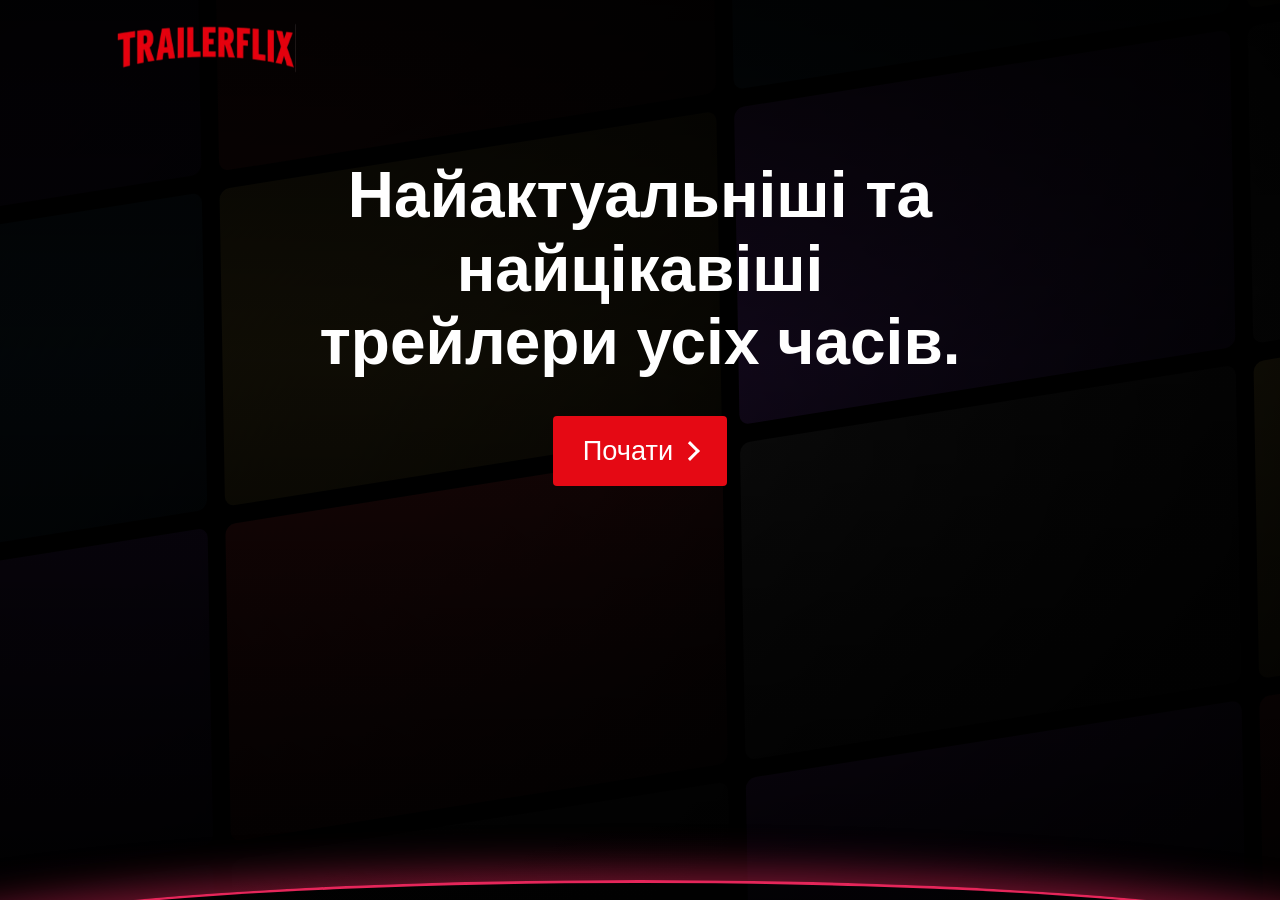
<file: index.html>
<!DOCTYPE html>
<html lang="uk">
<head>
  <meta charset="UTF-8">
  <meta name="viewport" content="width=device-width, initial-scale=1">
  <title>Найактуальніші та найцікавіші трейлери усіх часів.</title>
  <link rel="stylesheet" href="style.css">
</head>
<body>
  <div class="posters" aria-hidden="true">
    <span></span><span></span><span></span><span></span><span></span><span></span><span></span><span></span><span></span><span></span><span></span><span></span><span></span><span></span><span></span><span></span><span></span><span></span><span></span><span></span><span></span><span></span><span></span><span></span>
  </div>
  <div class="shade"></div>

  <header class="top">
    <a href="#" class="brand"><img src="logo.png" alt="Логотип"></a>
  </header>

  <main class="hero">
    <h1>Найактуальніші та найцікавіші трейлери усіх часів.</h1>
    <div class="signup">
      <a href="films.html" class="start" target="_blank" rel="noopener">Почати <span class="chev"></span></a>
    </div>
  </main>

  <div class="arc"></div>
</body>
</html>
</file>
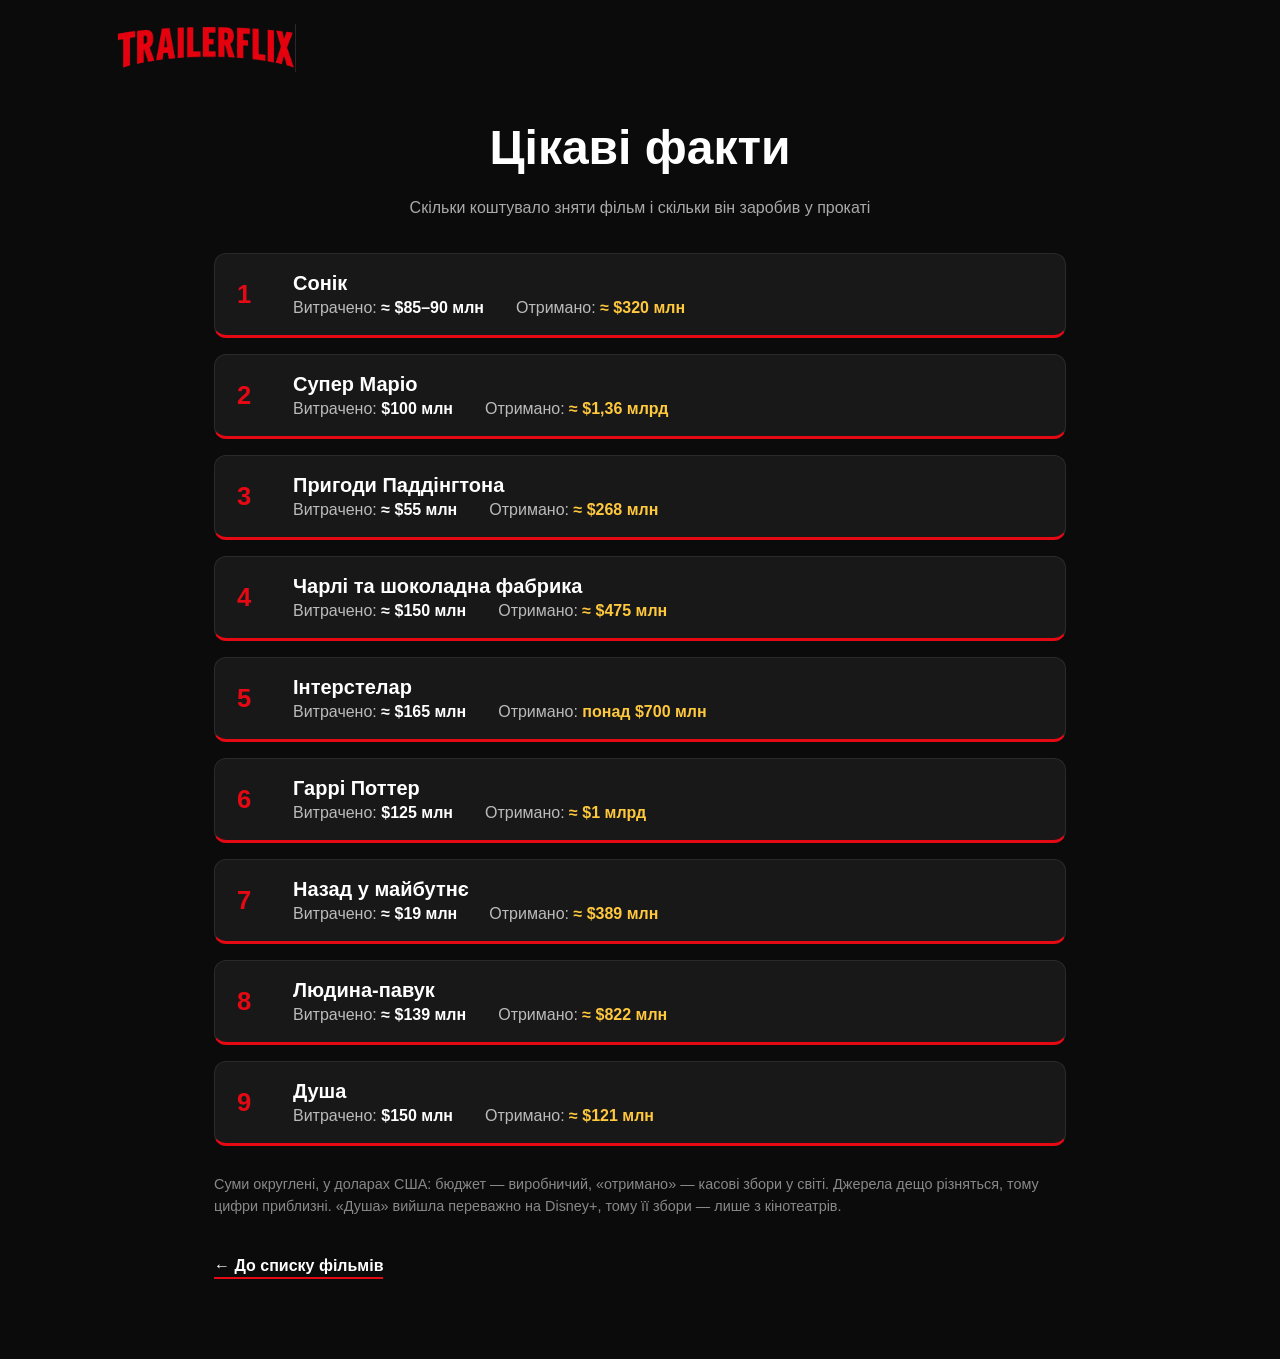
<file: facts.html>
<!DOCTYPE html>
<html lang="uk">
<head>
  <meta charset="UTF-8">
  <meta name="viewport" content="width=device-width, initial-scale=1">
  <title>Цікаві факти</title>
  <link rel="stylesheet" href="films.css">
</head>
<body>
  <header class="top">
    <a href="index.html" class="brand"><img src="logo.png" alt="Логотип"></a>
  </header>

  <main class="facts-page">
    <h1>Цікаві факти</h1>
    <p class="facts-lead">Скільки коштувало зняти фільм і скільки він заробив у прокаті</p>
    <ol class="facts-list">
      <li class="fact-row">
        <span class="fact-num">1</span>
        <span class="fact-name">Сонік</span>
        <span class="fact-money"><span>Витрачено: <b>≈ $85–90 млн</b></span><span class="earned">Отримано: <b>≈ $320 млн</b></span></span>
      </li>
      <li class="fact-row">
        <span class="fact-num">2</span>
        <span class="fact-name">Супер Маріо</span>
        <span class="fact-money"><span>Витрачено: <b>$100 млн</b></span><span class="earned">Отримано: <b>≈ $1,36 млрд</b></span></span>
      </li>
      <li class="fact-row">
        <span class="fact-num">3</span>
        <span class="fact-name">Пригоди Паддінгтона</span>
        <span class="fact-money"><span>Витрачено: <b>≈ $55 млн</b></span><span class="earned">Отримано: <b>≈ $268 млн</b></span></span>
      </li>
      <li class="fact-row">
        <span class="fact-num">4</span>
        <span class="fact-name">Чарлі та шоколадна фабрика</span>
        <span class="fact-money"><span>Витрачено: <b>≈ $150 млн</b></span><span class="earned">Отримано: <b>≈ $475 млн</b></span></span>
      </li>
      <li class="fact-row">
        <span class="fact-num">5</span>
        <span class="fact-name">Інтерстелар</span>
        <span class="fact-money"><span>Витрачено: <b>≈ $165 млн</b></span><span class="earned">Отримано: <b>понад $700 млн</b></span></span>
      </li>
      <li class="fact-row">
        <span class="fact-num">6</span>
        <span class="fact-name">Гаррі Поттер</span>
        <span class="fact-money"><span>Витрачено: <b>$125 млн</b></span><span class="earned">Отримано: <b>≈ $1 млрд</b></span></span>
      </li>
      <li class="fact-row">
        <span class="fact-num">7</span>
        <span class="fact-name">Назад у майбутнє</span>
        <span class="fact-money"><span>Витрачено: <b>≈ $19 млн</b></span><span class="earned">Отримано: <b>≈ $389 млн</b></span></span>
      </li>
      <li class="fact-row">
        <span class="fact-num">8</span>
        <span class="fact-name">Людина-павук</span>
        <span class="fact-money"><span>Витрачено: <b>≈ $139 млн</b></span><span class="earned">Отримано: <b>≈ $822 млн</b></span></span>
      </li>
      <li class="fact-row">
        <span class="fact-num">9</span>
        <span class="fact-name">Душа</span>
        <span class="fact-money"><span>Витрачено: <b>$150 млн</b></span><span class="earned">Отримано: <b>≈ $121 млн</b></span></span>
      </li>
    </ol>
    <p class="facts-note">Суми округлені, у доларах США: бюджет — виробничий, «отримано» — касові збори у світі. Джерела дещо різняться, тому цифри приблизні. «Душа» вийшла переважно на Disney+, тому її збори — лише з кінотеатрів.</p>
    <a class="film-back" href="films.html">← До списку фільмів</a>
  </main>
</body>
</html>
</file>
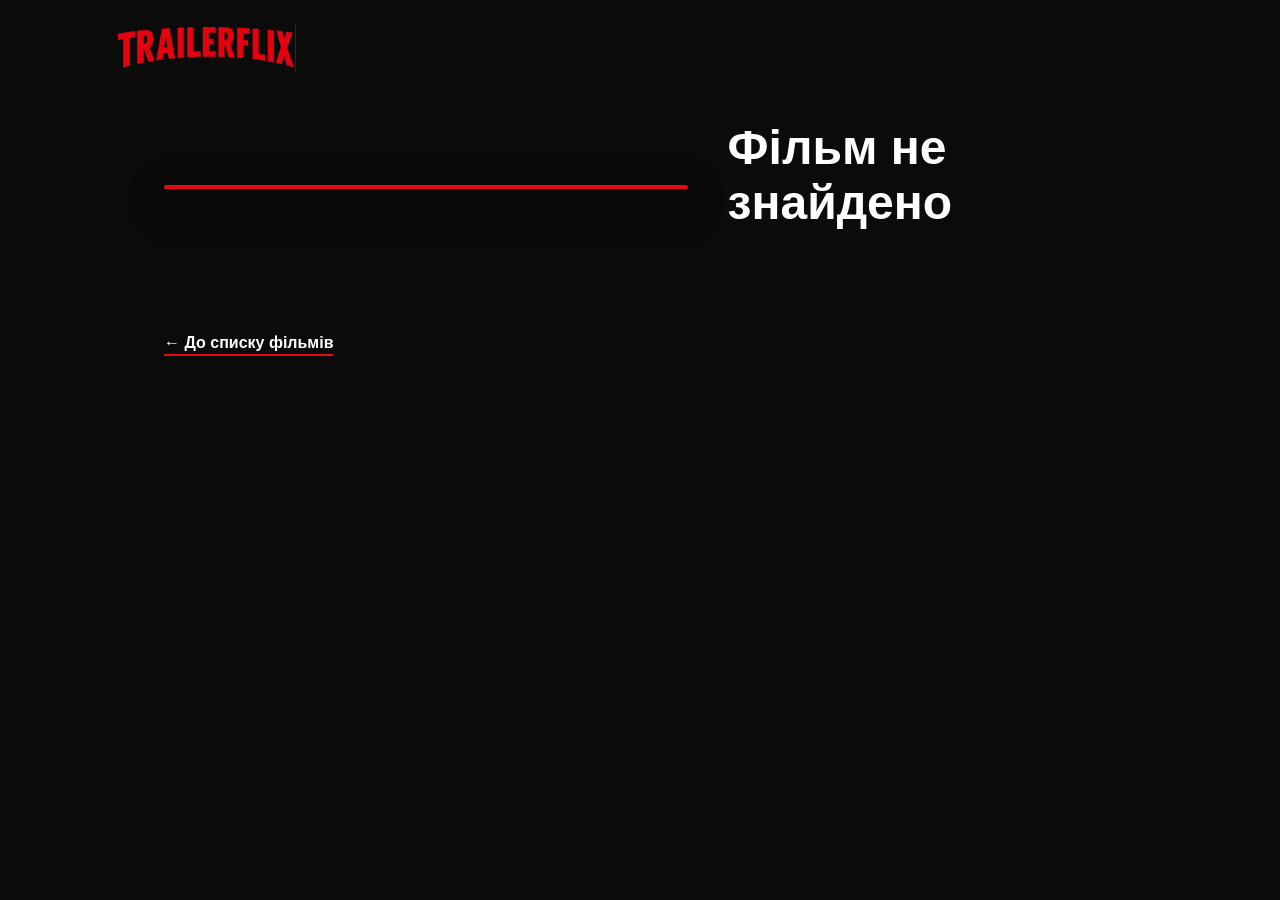
<file: film.html>
<!DOCTYPE html>
<html lang="uk">
<head>
  <meta charset="UTF-8">
  <meta name="viewport" content="width=device-width, initial-scale=1">
  <title>Фільм</title>
  <link rel="stylesheet" href="films.css">
</head>
<body>
  <header class="top">
    <a href="index.html" class="brand"><img src="logo.png" alt="Логотип"></a>
  </header>

  <main class="film-page" id="filmPage">
    <section class="film-head">
      <img class="film-poster" id="filmPoster" alt="">
      <div class="film-info">
        <h1 class="film-title" id="filmTitle"></h1>
        <dl class="film-facts" id="filmFacts"></dl>
      </div>
    </section>
    <section class="film-desc" id="filmDesc"></section>
    <section class="film-trailer" id="filmTrailer" hidden>
      <h2>Трейлер</h2>
      <div class="trailer-frame" id="trailerFrame"></div>
      <p class="trailer-note" id="trailerNote">
        Не відтворюється? <a id="trailerLink" href="#" target="_blank" rel="noopener">Переглянути на YouTube</a>
      </p>
    </section>
    <a class="film-back" href="films.html">← До списку фільмів</a>
  </main>

  <script>
    var FILMS = {
  "sonic": {
    "title": "Сонік",
    "img": "sonic.png",
    "text": [
      "Події розвиваються навколо їжачка-інопланетянина Соніка, якому довелося залишити рідний світ та втекти на Землю. Герой опиняється в невеликому містечку в штаті Монтана і починає стежити за людьми, в тому числі й за шерифом Томом Вачовскі, який живе в щасливому шлюбі з дружиною Медді. Одного разу витівки Соніка помічає міністерство оборони США і відправляє доктора Роботніка разом з його армією дронів на пошуки інопланетянина. У паніці їжак втрачає всі свої золоті кільця для гіперпросторових подорожей і змушений звернутися за допомогою до Тома. Дізнавшись про зловісні плани Роботніка, шериф погоджується допомогти Соніку…"
    ],
    "video": {
      "id": "SLQFudKw0wk",
      "title": "Їжак Сонік - офіційний трейлер (український)",
      "w": 1066,
      "h": 599
    },
    "year": 2020,
    "rating": "6.5",
    "genres": [
      "Фантастика",
      "Комедія",
      "Пригоди",
      "Сімейний"
    ]
  },
  "supermario": {
    "title": "Супер Маріо",
    "img": "supermario.png",
    "text": [
      "Цілеспрямований та оптимістичний Маріо з дитинства нерозлучний зі своїм молодшим братом, боязким і сором'язливим Луїджі, якого завжди захищав від хуліганів. Обидва йдуть від свого роботодавця, щоб відкрити власний сантехнічний бізнес у Брукліні, витративши всі заощадження на рекламний ролик. Одного разу Маріо та Луїджі спускаються в підземні комунікації, щоб полагодити водопровід, де несподівано потрапляють через таємничу трубу до фантастичного Грибного королівства і втягуються у неймовірні пригоди з порятунку принцеси Піч від злобного Боузера…"
    ],
    "video": {
      "id": "-sW2dIaKQuk",
      "title": "Брати Супер Маріо в кіно  - офіційний трейлер (український)",
      "w": 1066,
      "h": 599
    },
    "year": 2023,
    "rating": "7.0",
    "genres": [
      "Мультфільм",
      "Пригоди",
      "Комедія",
      "Фентезі",
      "Сімейний"
    ]
  },
  "paddington": {
    "title": "Пригоди Паддінгтона",
    "img": "paddington.png",
    "text": [
      "Паддінгтон не так давно був найпростішим ведмедем. Жив в дрімучих лісах Перу і не сумував. Але раптово все змінилося і тепер він повинен відправитися далеко від своєї батьківщини. Його чекає чудовий Лондон. Кажуть, що там не водяться ведмеді, але Паддінгтон в це не вірить. Він хоче своїми очима побачити країну, про яку так багато говорять на його батьківщині. Йому належить дуже довгий і важкий шлях, але лахматий не здається. Він готовий терпіти невдачі, щоб коли-небудь досягти заповітних берегів. Мало хто знає, але у Паддінгтона є мрія. Йому хочеться відвідати Лондон не просто так. Насправді персонаж бажає знайти справжню родину. Однак він навіть не підозрював, які перешкоди стануть на шляху..."
    ],
    "video": {
      "id": "i3mWyRSvRVY",
      "title": "Пригоди Паддінгтона / Paddington (український трейлер)",
      "w": 1066,
      "h": 446
    },
    "year": 2014,
    "rating": "7.2",
    "genres": [
      "Комедія",
      "Фентезі",
      "Сімейний",
      "Пригоди"
    ]
  },
  "charlie": {
    "title": "Чарлі та шоколадна фабрика",
    "img": "charlie.png",
    "text": [
      "Бідний хлопчик Чарлі Бакет отримує один із п'яти золотих квитків і разом з іншими дітьми потрапляє на таємничу шоколадну фабрику ексцентричного кондитера Віллі Вонки. Екскурсія фабрикою обіцяє безліч див, але ж не всім її учасникам вдасться пройти її до кінця…"
    ],
    "video": {
      "id": "IBzHwtm3mgs",
      "title": "Чарлі та Шоколадна фабрика. Трейлер українською мовою від TTTTRF STUDIO та PLU",
      "w": 1066,
      "h": 599
    },
    "year": 2005,
    "rating": "6.7",
    "genres": [
      "Фентезі",
      "Комедія",
      "Сімейний",
      "Пригоди"
    ]
  },
  "interstellar": {
    "title": "Інтерстелар",
    "img": "interstellar.png",
    "text": [
      "В недалекому майбутньому техногенній людській цивілізації прийшов кінець. Землю вразили посухи, які занапастили більшу частину врожаїв. Залишки зернових пожерли бактерії, піщані бурі знищили родючий шар ґрунту. Держави зникли, людство деградувало до сільських комун, розкиданих по Землі - але навіть їх ледь могла прогодувати висохла планета.",
      "Фермером довелося стати і головному герою фільму «Інтерстеллар» Куперу. Колишній пілот-випробувач НАСА займався сільським господарством разом з тестем, сином і дочкою. Одного разу Купер зауважив якусь особливість: ферму покривали невідомі радіохвилі. Відшукавши їх джерело, Купер виявив секретну лабораторію НАСА. Там він зустрів професора Амелію Бранд.",
      "Професор розповіла Куперу про теорію червоточини, в якій криється порятунок людства. Одна з червоточин знаходиться на орбіті Сатурна і, можливо, веде до світів, придатних для життя. Група Бранд уже побудувала Інтерстеллар - корабель для польоту до Сатурна. Купер стає пілотом експериментального корабля."
    ],
    "video": {
      "id": "I9fucTH5xWw",
      "title": "Інтерстеллар  (2014) - трейлер українською",
      "w": 1066,
      "h": 446
    },
    "year": 2014,
    "rating": "8.7",
    "genres": [
      "Фантастика",
      "Драма",
      "Пригоди"
    ]
  },
  "harrypotter": {
    "title": "Гаррі Поттер",
    "img": "harrypotter.png",
    "text": [
      "Гаррі до 11 років жив у сімействі Дурслів, бо його батьки загинули, коли хлопчик був зовсім маленьким. Сімейство тітки, в якому опинився Гаррі, на дух не переносило хлопчика. Йому завжди діставалося все найгірше, а жив він у комірчині. Але в день його одинадцятиріччя за Гаррі прийшов велетень Гаґрід, щоб забрати його в школу магії Гоґвортс. Гаррі дізнається, що його батьки були чарівниками. А від підступного мага, Волдеморта, який і вбив батьків Гаррі, хлопцеві дістався шрам на лобі. Цей шрам завдасть Гаррі ще багато неприємностей, але в той же час саме завдяки йому Волдеморт назавжди пов'язаний із хлопчиком, що робить небезпечного мага вразливим…"
    ],
    "video": {
      "id": "hwnZphkvAng",
      "title": "Гаррі Поттер і філософський камінь | Український трейлер | 2001",
      "w": 1066,
      "h": 599
    },
    "year": 2001,
    "rating": "7.6",
    "genres": [
      "Фентезі",
      "Пригоди",
      "Сімейний"
    ]
  },
  "backtofuture": {
    "title": "Назад у майбутнє",
    "img": "backtofuture.png",
    "text": [
      "Марті МакФлай живе в каліфорнійському містечку. Має доброзичливий характер, хоча в родині його не все так гладко. Мати багато п'є, батько — типовий невдаха. Від реальності його рятує музика, дівчина Дженніфер і дружба з доком Брауном. Саме він покаже Марті своє нове дітище — машину часу, яку винайшов для благих цілей. Марті ж на ній потрапляє в 1955 рік, зустрічає батьків — зовсім молодими, і... Руйнує їм перше побачення."
    ],
    "video": {
      "id": "KXRGZuIqnO0",
      "title": "Клятий радянський автомат - Назад у майбутнє / Back to the Future (1985) | Відеоролик Українською HD",
      "w": 1066,
      "h": 599
    },
    "year": 1985,
    "rating": "8.5",
    "genres": [
      "Фантастика",
      "Комедія",
      "Пригоди"
    ]
  },
  "spiderman": {
    "title": "Людина-павук",
    "img": "spiderman.png",
    "text": [
      "Перша повнометражна екранізація неймовірно популярних коміксів про супергероя, який вміє лазити по стінах і метати павутину зі сталі. Захоплююча історія про те, як сильно змінилося життя сором'язливого ботаніка Пітера Паркера після укусу павука-мутанта. Отримавши надздібності, Пітеру доведеться підкорити серце дівчини, в яку він закоханий, врятувати Нью-Йорк, поборотися з лиходієм і усвідомити, що з великою силою приходить дуже велика відповідальність."
    ],
    "video": {
      "id": "LsqyWsyMTGo",
      "title": "Людина-павук | Український трейлер | 2002",
      "w": 1066,
      "h": 599
    },
    "year": 2002,
    "rating": "7.4",
    "genres": [
      "Фантастика",
      "Бойовик",
      "Пригоди"
    ]
  },
  "soul": {
    "title": "Душа",
    "img": "soul.png",
    "text": [
      "Джо Гарднер працює вчителем музики в одній із середніх шкіл Нью-Йорка, хоча завжди мріяв грати джаз на великій сцені, чому опиралася його мати-швачка Ліббі, яка побоюється за їх фінансове благополуччя. Одного разу на прослуховуванні в клубі вразивши своїм талантом джазову зірку Доротею Вільямс, він опиняється в одному кроці від реалізації заповітної мрії, але його життя трагічно обривається в той же день, коли чоловік провалюється у відкритий люк. Опинившись в паралельному вимірі у вигляді безтілесної душі, головний герой шукає спосіб повернутися в світ живих, що приводить його до знайомства з упертою душею, що носить ім'я «22»..."
    ],
    "video": {
      "id": "0A4yBhlXJ98",
      "title": "Душа - офіційний трейлер (український)",
      "w": 1066,
      "h": 599
    },
    "year": 2020,
    "rating": "8.0",
    "genres": [
      "Мультфільм",
      "Фентезі",
      "Комедія",
      "Драма",
      "Сімейний"
    ]
  }
};

    (function () {
      var id = new URLSearchParams(location.search).get('id');
      var film = FILMS[id];
      var titleEl = document.getElementById('filmTitle');
      if (!film) {
        document.title = 'Фільм не знайдено';
        document.getElementById('filmPoster').hidden = true;
        titleEl.textContent = 'Фільм не знайдено';
        return;
      }
      document.title = film.title;
      var poster = document.getElementById('filmPoster');
      poster.src = film.img;
      poster.alt = 'Постер фільму «' + film.title + '»';
      titleEl.textContent = film.title;
      var facts = document.getElementById('filmFacts');
      [
        ['Рейтинг:', film.rating + ' / 10 (IMDb)'],
        ['Рік:', String(film.year)],
        ['Жанр:', film.genres.join(', ')]
      ].forEach(function (row) {
        var dt = document.createElement('dt');
        var dd = document.createElement('dd');
        dt.textContent = row[0];
        dd.textContent = row[1];
        facts.appendChild(dt);
        facts.appendChild(dd);
      });
      var desc = document.getElementById('filmDesc');
      film.text.forEach(function (t) {
        var p = document.createElement('p');
        p.textContent = t;
        desc.appendChild(p);
      });
      if (film.video) {
        var frame = document.getElementById('trailerFrame');
        frame.style.aspectRatio = film.video.w + ' / ' + film.video.h;
        var iframe = document.createElement('iframe');
        iframe.src = 'https://www.youtube.com/embed/' + film.video.id;
        iframe.title = film.video.title;
        iframe.setAttribute('frameborder', '0');
        iframe.setAttribute('allow', 'accelerometer; autoplay; clipboard-write; encrypted-media; gyroscope; picture-in-picture; web-share');
        iframe.setAttribute('referrerpolicy', 'strict-origin-when-cross-origin');
        iframe.allowFullscreen = true;
        frame.appendChild(iframe);
        document.getElementById('trailerLink').href = 'https://www.youtube.com/watch?v=' + film.video.id;
        document.getElementById('filmTrailer').hidden = false;
      }
    })();
  </script>
</body>
</html>
</file>
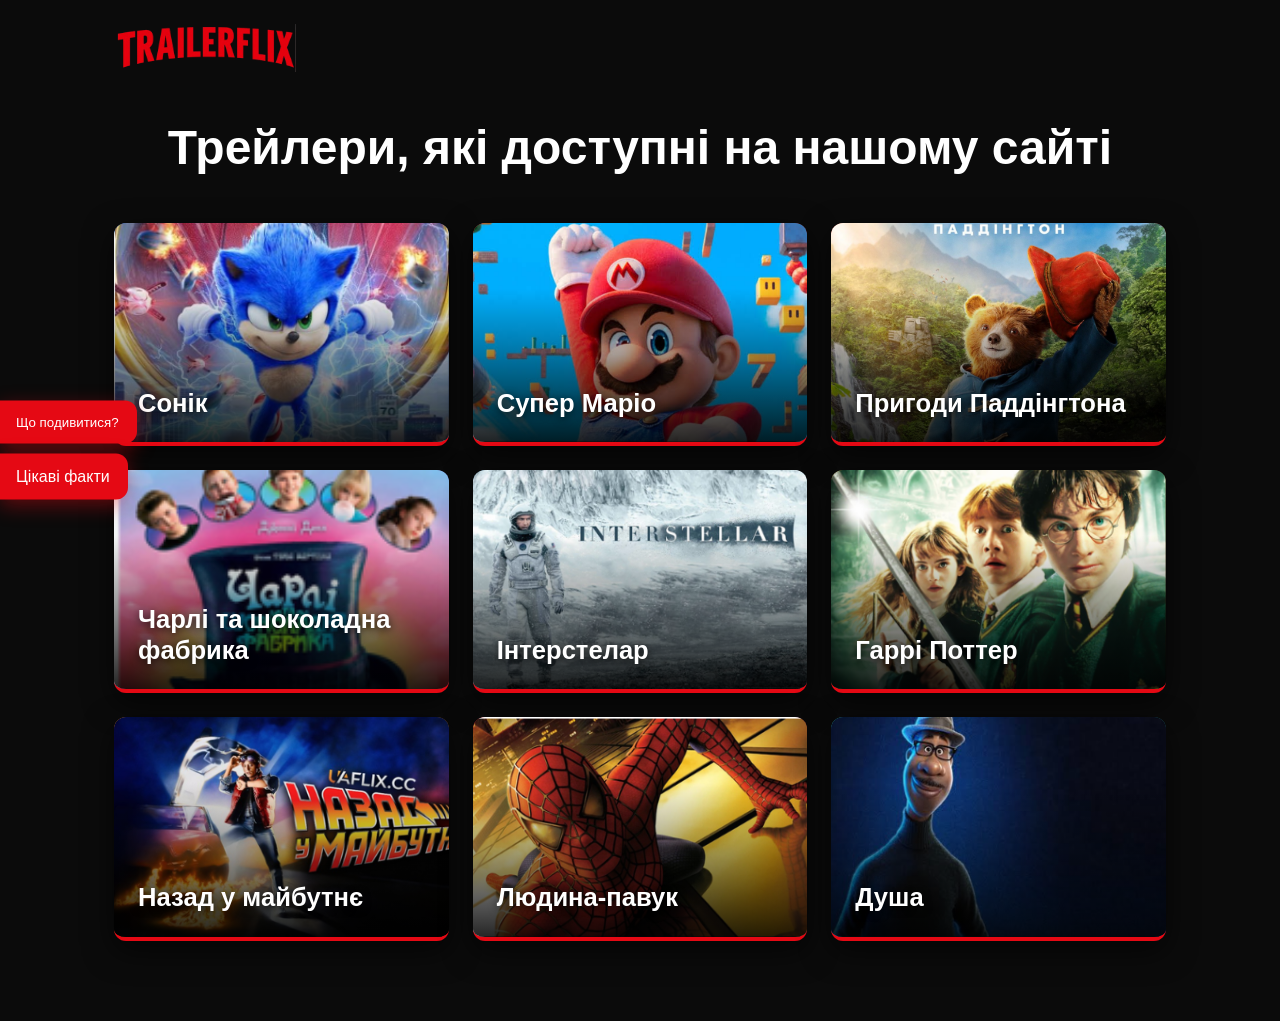
<file: films.html>
<!DOCTYPE html>
<html lang="uk">
<head>
  <meta charset="UTF-8">
  <meta name="viewport" content="width=device-width, initial-scale=1">
  <title>Трейлери, які доступні на нашому сайті</title>
  <link rel="stylesheet" href="films.css">
</head>
<body>
  <header class="top">
    <a href="index.html" class="brand"><img src="logo.png" alt="Логотип"></a>
  </header>

  <main>
    <h1>Трейлери, які доступні на нашому сайті</h1>
    <ul class="grid">
      <li class="card c1"><a class="card-link" href="film.html?id=sonic" target="_blank" rel="noopener"><img src="sonic.png" alt="Постер фільму «Сонік»"><h2>Сонік</h2></a></li>
      <li class="card c2"><a class="card-link" href="film.html?id=supermario" target="_blank" rel="noopener"><img src="supermario.png" alt="Постер фільму «Супер Маріо»"><h2>Супер Маріо</h2></a></li>
      <li class="card c3"><a class="card-link" href="film.html?id=paddington" target="_blank" rel="noopener"><img src="paddington.png" alt="Постер фільму «Пригоди Паддінгтона»"><h2>Пригоди Паддінгтона</h2></a></li>
      <li class="card c4"><a class="card-link" href="film.html?id=charlie" target="_blank" rel="noopener"><img src="charlie.png" alt="Постер фільму «Чарлі та шоколадна фабрика»"><h2>Чарлі та шоколадна фабрика</h2></a></li>
      <li class="card c5"><a class="card-link" href="film.html?id=interstellar" target="_blank" rel="noopener"><img src="interstellar.png" alt="Постер фільму «Інтерстелар»"><h2>Інтерстелар</h2></a></li>
      <li class="card c6"><a class="card-link" href="film.html?id=harrypotter" target="_blank" rel="noopener"><img src="harrypotter.png" alt="Постер фільму «Гаррі Поттер»"><h2>Гаррі Поттер</h2></a></li>
      <li class="card c7"><a class="card-link" href="film.html?id=backtofuture" target="_blank" rel="noopener"><img src="backtofuture.png" alt="Постер фільму «Назад у майбутнє»"><h2>Назад у майбутнє</h2></a></li>
      <li class="card c8"><a class="card-link" href="film.html?id=spiderman" target="_blank" rel="noopener"><img src="spiderman.png" alt="Постер фільму «Людина-павук»"><h2>Людина-павук</h2></a></li>
      <li class="card c9"><a class="card-link" href="film.html?id=soul" target="_blank" rel="noopener"><img src="soul.png" alt="Постер фільму «Душа»"><h2>Душа</h2></a></li>
    </ul>
  </main>

  <nav class="side-nav" aria-label="Додатково">
    <button type="button" class="wtw-btn" id="wtwBtn" aria-expanded="false" aria-controls="wtwPopup">Що подивитися?</button>
    <a class="wtw-btn" href="facts.html">Цікаві факти</a>
  </nav>
  <div class="wtw-popup" id="wtwPopup" role="dialog" aria-label="Що подивитися?" aria-live="polite" hidden>
    <div class="wtw-loading" id="wtwLoading">
      <span class="wtw-spinner" aria-hidden="true"></span>
      <p id="wtwLoadingText"></p>
    </div>
    <div class="wtw-result" id="wtwResult" hidden>
      <p class="wtw-lead">Сьогодні зірки кажуть подивитися:</p>
      <p class="wtw-film" id="wtwFilm"></p>
    </div>
  </div>

  <script>
    (function () {
      var btn = document.getElementById('wtwBtn');
      var popup = document.getElementById('wtwPopup');
      var loading = document.getElementById('wtwLoading');
      var loadingText = document.getElementById('wtwLoadingText');
      var result = document.getElementById('wtwResult');
      var filmEl = document.getElementById('wtwFilm');
      var messages = [
        'Робимо прогноз від сонячної системи',
        'Знаходимо закономірність зірок'
      ];
      var timer = null;

      function films() {
        return Array.prototype.map.call(document.querySelectorAll('.card h2'), function (h) {
          return h.textContent.trim();
        });
      }

      function open() {
        var list = films();
        loadingText.textContent = messages[Math.floor(Math.random() * messages.length)];
        loading.hidden = false;
        result.hidden = true;
        popup.hidden = false;
        btn.setAttribute('aria-expanded', 'true');
        clearTimeout(timer);
        timer = setTimeout(function () {
          filmEl.textContent = list[Math.floor(Math.random() * list.length)];
          loading.hidden = true;
          result.hidden = false;
        }, 3000);
      }

      function close() {
        clearTimeout(timer);
        popup.hidden = true;
        btn.setAttribute('aria-expanded', 'false');
      }

      btn.addEventListener('click', function () {
        if (popup.hidden) { open(); } else { close(); }
      });
    })();
  </script>
</body>
</html>
</file>
<file: style.css>
* { box-sizing: border-box; margin: 0; padding: 0; }
html, body { height: 100%; }
body {
  font-family: "Segoe UI", "Helvetica Neue", Arial, sans-serif;
  background: #000; color: #fff; min-height: 100vh;
  position: relative; overflow-x: hidden;
}

/* Фон із постерів */
.posters {
  position: fixed; inset: -25%;
  display: grid; grid-template-columns: repeat(6, 1fr);
  gap: 18px; padding: 20px;
  transform: rotate(-9deg) skewX(-8deg);
  z-index: 0;
}
.posters span {
  aspect-ratio: 16 / 10; border-radius: 10px; padding: 14px;
  display: flex; align-items: center; justify-content: center; text-align: center;
  font: 700 clamp(14px, 1.8vw, 26px)/1.1 Georgia, serif;
  color: rgba(255,255,255,.75); text-transform: uppercase;
  background: linear-gradient(135deg, #5b2a86, #1b1033);
  box-shadow: 0 6px 20px rgba(0,0,0,.6);
}
.posters span:nth-child(4n+2) { background: linear-gradient(135deg, #7a1c1c, #1c0a0a); }
.posters span:nth-child(4n+3) { background: linear-gradient(135deg, #1f4a63, #0a1822); }
.posters span:nth-child(4n)   { background: linear-gradient(135deg, #6b5a22, #1d1808); }
.posters span:nth-child(5n)   { background: linear-gradient(135deg, #2c2c2c, #0a0a0a); }

.shade {
  position: fixed; inset: 0; z-index: 1;
  background:
    linear-gradient(to bottom, rgba(0,0,0,.85), rgba(0,0,0,.55) 40%, rgba(0,0,0,.85)),
    radial-gradient(ellipse at center, rgba(0,0,0,.45), rgba(0,0,0,.85));
}

/* Шапка */
.top {
  position: relative; z-index: 3;
  display: flex; justify-content: space-between; align-items: center;
  padding: 24px max(24px, 9vw);
}
.brand img { height: 48px; width: auto; display: block; }

/* Головний блок */
.hero {
  position: relative; z-index: 3;
  max-width: 800px; margin: 0 auto;
  padding: 7vh 24px 80px; text-align: center;
}
h1 {
  font-size: clamp(2.2rem, 5.2vw, 4rem); font-weight: 900; line-height: 1.15;
  max-width: 680px; margin: 0 auto 36px;
}
.price { font-size: clamp(1.05rem, 1.6vw, 1.35rem); margin-bottom: 28px; }
.lead { font-size: clamp(.95rem, 1.2vw, 1.05rem); max-width: 720px; margin: 0 auto 18px; }

.signup { display: flex; justify-content: center; gap: 10px; flex-wrap: wrap; }
.start {
  height: 70px; padding: 0 30px; background: #e50914; color: #fff; text-decoration: none;
  border-radius: 4px; font-size: 1.7rem;
  display: inline-flex; align-items: center; gap: 14px;
}
.start:hover { background: #c40812; }
.start:focus-visible { outline: 2px solid #fff; outline-offset: 2px; }
.chev {
  width: 14px; height: 14px; border-top: 3px solid #fff; border-right: 3px solid #fff;
  transform: rotate(45deg); margin-left: -4px;
}

/* Червона дуга внизу */
.arc {
  position: fixed; left: -10%; right: -10%; bottom: -60px; height: 80px; z-index: 2;
  border-top: 3px solid #e5265a; border-radius: 50% 50% 0 0 / 100% 100% 0 0;
  box-shadow: 0 -8px 40px rgba(229,38,90,.55);
}

@media (max-width: 600px) {
  .top { padding: 16px; }
  .brand img { height: 36px; }
  .posters { grid-template-columns: repeat(3, 1fr); }
  }
</file>
<file: films.css>
* { box-sizing: border-box; margin: 0; padding: 0; }
body {
  font-family: "Segoe UI", "Helvetica Neue", Arial, sans-serif;
  background: #0b0b0b; color: #fff; min-height: 100vh;
}
.top { padding: 24px max(24px, 9vw); }
.brand img { height: 48px; width: auto; display: block; }

main { max-width: 1100px; margin: 0 auto; padding: 24px 24px 80px; }
h1 {
  font-size: clamp(1.8rem, 4vw, 3rem); font-weight: 900; line-height: 1.15;
  text-align: center; margin-bottom: 48px;
}

.grid {
  list-style: none;
  display: grid; grid-template-columns: repeat(3, 1fr); gap: 24px;
}
.card {
  aspect-ratio: 3 / 2; border-radius: 12px; padding: 24px;
  display: flex; align-items: flex-end;
  border-bottom: 4px solid #e50914;
  box-shadow: 0 10px 30px rgba(0,0,0,.6);
  transition: transform .2s ease, box-shadow .2s ease;
  position: relative; overflow: hidden;
}
.card img {
  position: absolute; inset: 0; width: 100%; height: 100%;
  object-fit: cover; object-position: center;
  transition: transform .3s ease;
}
.card::after {
  content: ""; position: absolute; inset: 0;
  background: linear-gradient(to top, rgba(0,0,0,.85) 0%, rgba(0,0,0,.35) 40%, rgba(0,0,0,0) 70%);
  pointer-events: none;
}
.card:hover img { transform: scale(1.05); }
.card.c4 img { object-position: center 20%; }
.card.c5 img { object-position: center 30%; }

.card:hover { transform: translateY(-6px); box-shadow: 0 16px 40px rgba(229,9,20,.35); }
.card h2 { position: relative; z-index: 1; text-shadow: 0 2px 8px rgba(0,0,0,.8); font-size: clamp(1.1rem, 2vw, 1.6rem); font-weight: 800; line-height: 1.2; }

.c1 { background: linear-gradient(145deg, #1d5fd1, #0a1a3d); }
.c2 { background: linear-gradient(145deg, #d12a2a, #3d0a0a); }
.c3 { background: linear-gradient(145deg, #b3352a, #2b0f0c); }
.c4 { background: linear-gradient(145deg, #8a4fc9, #1f0f33); }
.c5 { background: linear-gradient(145deg, #2c5a73, #060d12); }
.c6 { background: linear-gradient(145deg, #7a5c1d, #14100a); }
.c7 { background: linear-gradient(145deg, #e08a1e, #3a1d05); }
.c8 { background: linear-gradient(145deg, #c2182b, #101a4a); }
.c9 { background: linear-gradient(145deg, #2fa8a0, #0a2a3d); }

@media (max-width: 800px) { .grid { grid-template-columns: repeat(2, 1fr); } }
@media (max-width: 520px) { .grid { grid-template-columns: 1fr; } .top { padding: 16px; } .brand img { height: 36px; } }
@media (prefers-reduced-motion: reduce) { .card, .card img { transition: none; } .card:hover img { transform: none; } }

/* Кнопка "Що подивитися?" */
.side-nav {
  position: fixed; left: 0; top: 50%; transform: translateY(-50%);
  z-index: 20; display: flex; flex-direction: column; align-items: flex-start; gap: 10px;
}
.wtw-btn {
  display: inline-block; text-decoration: none; text-align: left;
  padding: 14px 18px 14px 16px;
  background: #e50914; color: #fff; border: 0;
  border-radius: 0 12px 12px 0;
  font: 800 1rem/1.2 inherit; font-family: inherit; cursor: pointer;
  box-shadow: 0 6px 20px rgba(229,9,20,.4);
  transition: background .2s ease, padding .2s ease;
}
.wtw-btn:hover { background: #ff1a26; padding-right: 24px; }
.wtw-btn:focus-visible { outline: 3px solid #fff; outline-offset: 2px; }

.wtw-popup {
  position: fixed; left: 190px; top: 50%; transform: translateY(-50%);
  z-index: 20; width: 260px; padding: 18px 20px;
  background: #181818; color: #fff; text-align: center;
  border: 1px solid #333; border-bottom: 4px solid #e50914; border-radius: 12px;
  box-shadow: 0 14px 40px rgba(0,0,0,.7);
}
.wtw-popup[hidden], .wtw-loading[hidden], .wtw-result[hidden] { display: none; }
.wtw-loading p, .wtw-lead { font-size: .95rem; line-height: 1.35; color: #ddd; }
.wtw-spinner {
  display: block; width: 28px; height: 28px; margin: 0 auto 12px;
  border: 3px solid #444; border-top-color: #e50914; border-radius: 50%;
  animation: wtw-spin .9s linear infinite;
}
.wtw-film { margin-top: 10px; font-size: 1.35rem; font-weight: 900; line-height: 1.2; color: #fff; }
@keyframes wtw-spin { to { transform: rotate(360deg); } }

@media (max-width: 520px) {
  .wtw-btn { padding: 12px 12px; font-size: .9rem; }
  .wtw-popup { left: 12px; right: 12px; top: auto; bottom: 80px; transform: none; width: auto; }
}
@media (prefers-reduced-motion: reduce) { .wtw-spinner { animation-duration: 3s; } .wtw-btn { transition: none; } }

/* Картка-посилання */
.card-link {
  position: absolute; inset: 0; padding: 24px;
  display: flex; align-items: flex-end;
  color: inherit; text-decoration: none; cursor: pointer;
}
.card-link:focus-visible { outline: 3px solid #fff; outline-offset: -3px; border-radius: 12px; }

/* Сторінка фільму */
.film-page { max-width: 1000px; }
.film-head { display: flex; align-items: center; gap: 40px; margin-bottom: 40px; }
.film-poster {
  flex: 0 0 55%; width: 55%; height: auto; display: block;
  border-radius: 12px; border-bottom: 4px solid #e50914;
  box-shadow: 0 14px 40px rgba(0,0,0,.7);
}
.film-info { flex: 1; }
.film-title { text-align: left; margin: 0 0 24px; }
.film-desc p { font-size: 1.15rem; line-height: 1.7; color: #ddd; }
.film-desc p + p { margin-top: 16px; }
.film-back {
  display: inline-block; margin-top: 40px; color: #fff; text-decoration: none;
  font-weight: 700; border-bottom: 2px solid #e50914; padding-bottom: 2px;
}
.film-back:hover { color: #ff4d57; }
@media (max-width: 700px) {
  .film-head { flex-direction: column; align-items: stretch; gap: 24px; }
  .film-poster { flex: none; width: 100%; }
  .film-title { text-align: center; }
}

/* Трейлер */
.film-trailer { margin-top: 40px; }
.film-trailer[hidden] { display: none; }
.film-trailer h2 { font-size: 1.6rem; font-weight: 800; margin-bottom: 16px; }
.trailer-frame {
  width: 100%; border-radius: 12px; overflow: hidden; background: #000;
  border-bottom: 4px solid #e50914; box-shadow: 0 14px 40px rgba(0,0,0,.7);
}
.trailer-frame iframe { display: block; width: 100%; height: 100%; border: 0; }
.trailer-note { margin-top: 12px; font-size: .95rem; color: #aaa; }
.trailer-note a { color: #fff; font-weight: 700; border-bottom: 2px solid #e50914; text-decoration: none; }
.trailer-note a:hover { color: #ff4d57; }

/* Рейтинг, рік, жанр */
.film-facts { display: grid; grid-template-columns: max-content 1fr; gap: 12px 24px; font-size: 1.05rem; line-height: 1.5; }
.film-facts dt { color: #999; }
.film-facts dd { color: #fff; font-weight: 600; }
.film-facts dd:first-of-type { color: #ffc83d; }
@media (max-width: 700px) { .film-title { text-align: center; } }

/* Сторінка "Цікаві факти" */
.facts-page { max-width: 900px; }
.facts-lead { text-align: center; color: #aaa; margin: -24px 0 36px; }
.facts-list { list-style: none; display: grid; gap: 16px; padding: 0; }
.fact-row {
  display: grid; grid-template-columns: 40px 1fr; gap: 4px 16px; align-items: center;
  padding: 18px 22px; background: #181818; border: 1px solid #2a2a2a;
  border-bottom: 3px solid #e50914; border-radius: 12px;
}
.fact-num { grid-row: 1 / span 2; font-size: 1.6rem; font-weight: 900; color: #e50914; }
.fact-name { font-size: 1.25rem; font-weight: 800; }
.fact-money { display: flex; flex-wrap: wrap; gap: 6px 32px; color: #bbb; font-size: 1rem; }
.fact-money b { color: #fff; font-weight: 700; }
.fact-money .earned b { color: #ffc83d; }
.facts-note { margin-top: 28px; font-size: .9rem; color: #888; line-height: 1.5; }
@media (max-width: 520px) { .fact-row { grid-template-columns: 28px 1fr; padding: 14px 16px; } }
</file>
